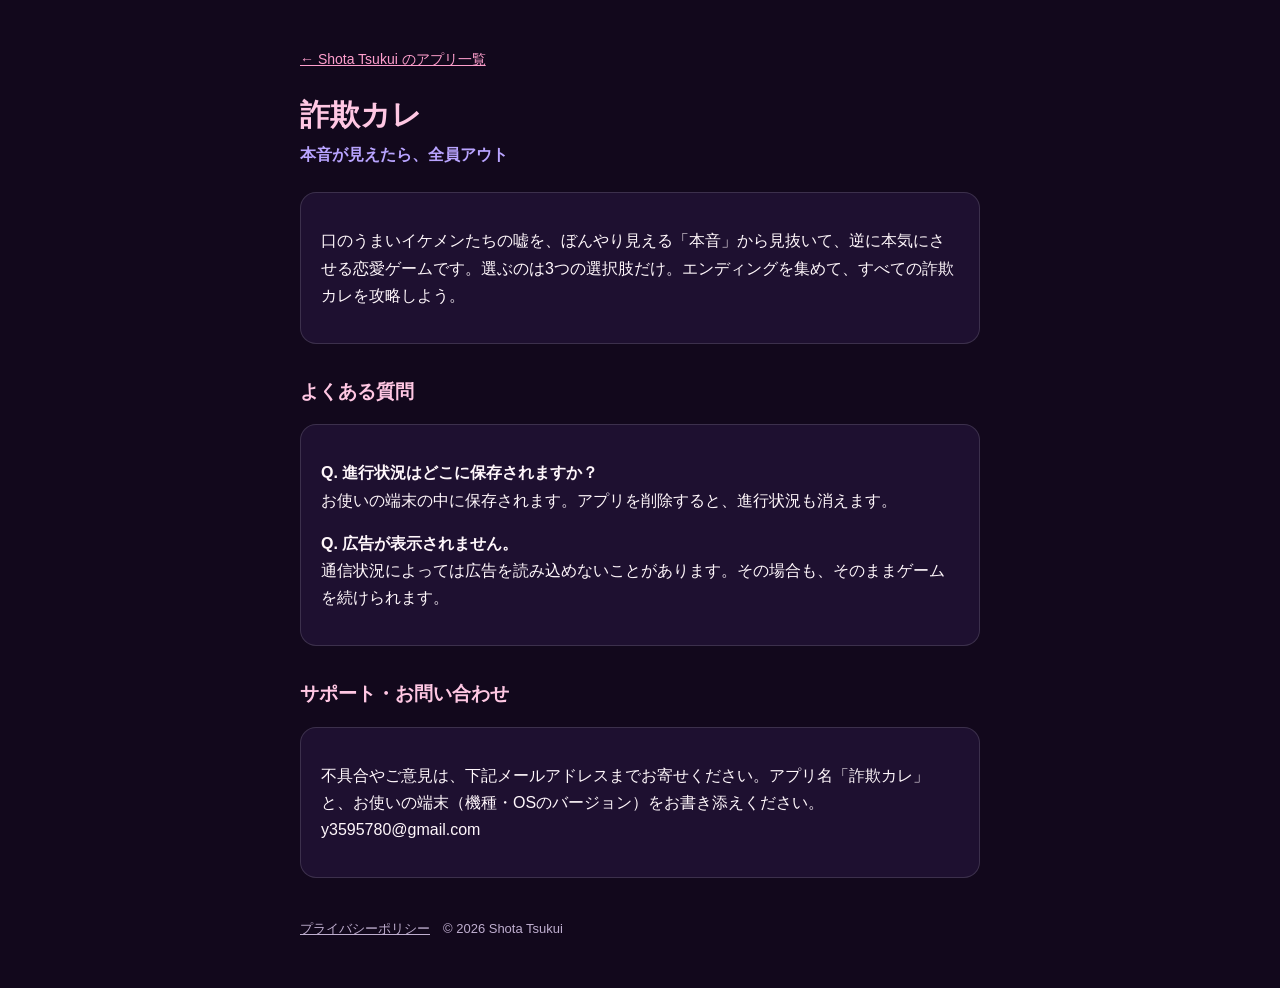
<file: sagikare/index.html>
<!DOCTYPE html>
<html lang="ja">
<head>
<meta charset="utf-8">
<meta name="viewport" content="width=device-width, initial-scale=1">
<title>詐欺カレ〜本音が見えたら全員アウト〜｜サポート</title>
<link rel="stylesheet" href="../style.css">
</head>
<body>
<main>
<nav><a href="../">← Shota Tsukui のアプリ一覧</a></nav>
<h1>詐欺カレ</h1>
<p class="sub">本音が見えたら、全員アウト</p>
<div class="card">
<p>口のうまいイケメンたちの嘘を、ぼんやり見える「本音」から見抜いて、逆に本気にさせる恋愛ゲームです。選ぶのは3つの選択肢だけ。エンディングを集めて、すべての詐欺カレを攻略しよう。</p>
</div>

<h2>よくある質問</h2>
<div class="card">
<p><strong>Q. 進行状況はどこに保存されますか？</strong><br>お使いの端末の中に保存されます。アプリを削除すると、進行状況も消えます。</p>
<p><strong>Q. 広告が表示されません。</strong><br>通信状況によっては広告を読み込めないことがあります。その場合も、そのままゲームを続けられます。</p>
</div>

<h2>サポート・お問い合わせ</h2>
<div class="card">
<p>不具合やご意見は、下記メールアドレスまでお寄せください。アプリ名「詐欺カレ」と、お使いの端末（機種・OSのバージョン）をお書き添えください。<br>y3595780@gmail.com</p>
</div>

<footer><a href="../privacy.html">プライバシーポリシー</a>　© 2026 Shota Tsukui</footer>
</main>
</body>
</html>
</file>
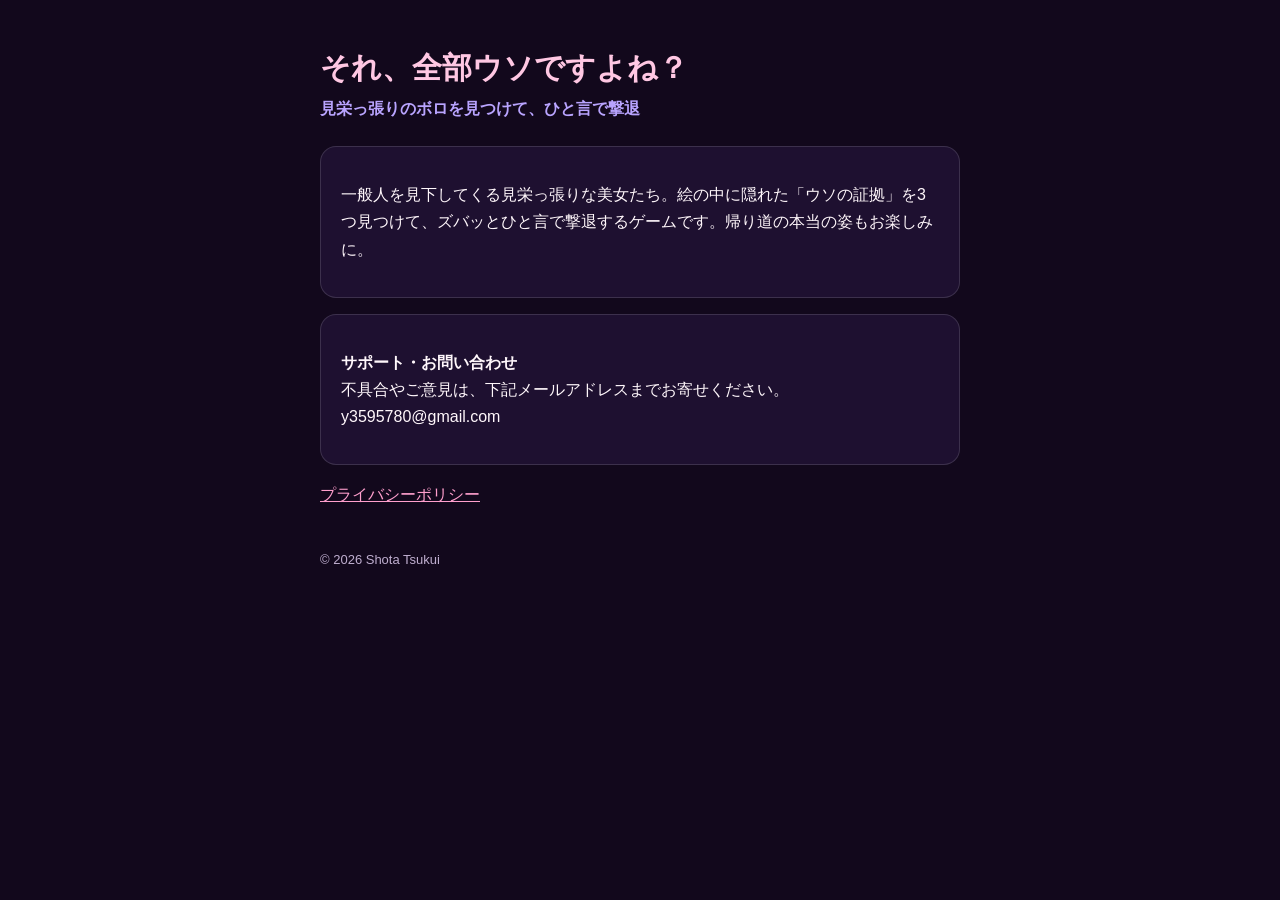
<file: sorezenbuuso/index.html>
<!DOCTYPE html>
<html lang="ja">
<head>
<meta charset="utf-8">
<meta name="viewport" content="width=device-width, initial-scale=1">
<title>それ、全部ウソですよね？</title>
<style>
body{margin:0;background:#12081c;color:#fff7fb;font:16px/1.7 "Hiragino Maru Gothic ProN","Hiragino Sans",sans-serif}
main{max-width:640px;margin:0 auto;padding:48px 20px}
h1{font-size:30px;line-height:1.3;margin:0 0 8px;color:#ffc7e3}
.sub{color:#b9a4ff;font-weight:700;margin:0 0 24px}
a{color:#ff9fcd}
.card{background:#1e1030;border:1px solid #ffffff22;border-radius:16px;padding:18px 20px;margin:16px 0}
footer{color:#bfaecf;font-size:13px;margin-top:40px}
</style>
</head>
<body>
<main>
<h1>それ、全部ウソですよね？</h1>
<p class="sub">見栄っ張りのボロを見つけて、ひと言で撃退</p>
<div class="card">
<p>一般人を見下してくる見栄っ張りな美女たち。絵の中に隠れた「ウソの証拠」を3つ見つけて、ズバッとひと言で撃退するゲームです。帰り道の本当の姿もお楽しみに。</p>
</div>
<div class="card">
<p><strong>サポート・お問い合わせ</strong><br>不具合やご意見は、下記メールアドレスまでお寄せください。<br>y3595780@gmail.com</p>
</div>
<p><a href="privacy.html">プライバシーポリシー</a></p>
<footer>© 2026 Shota Tsukui</footer>
</main>
</body>
</html>
</file>
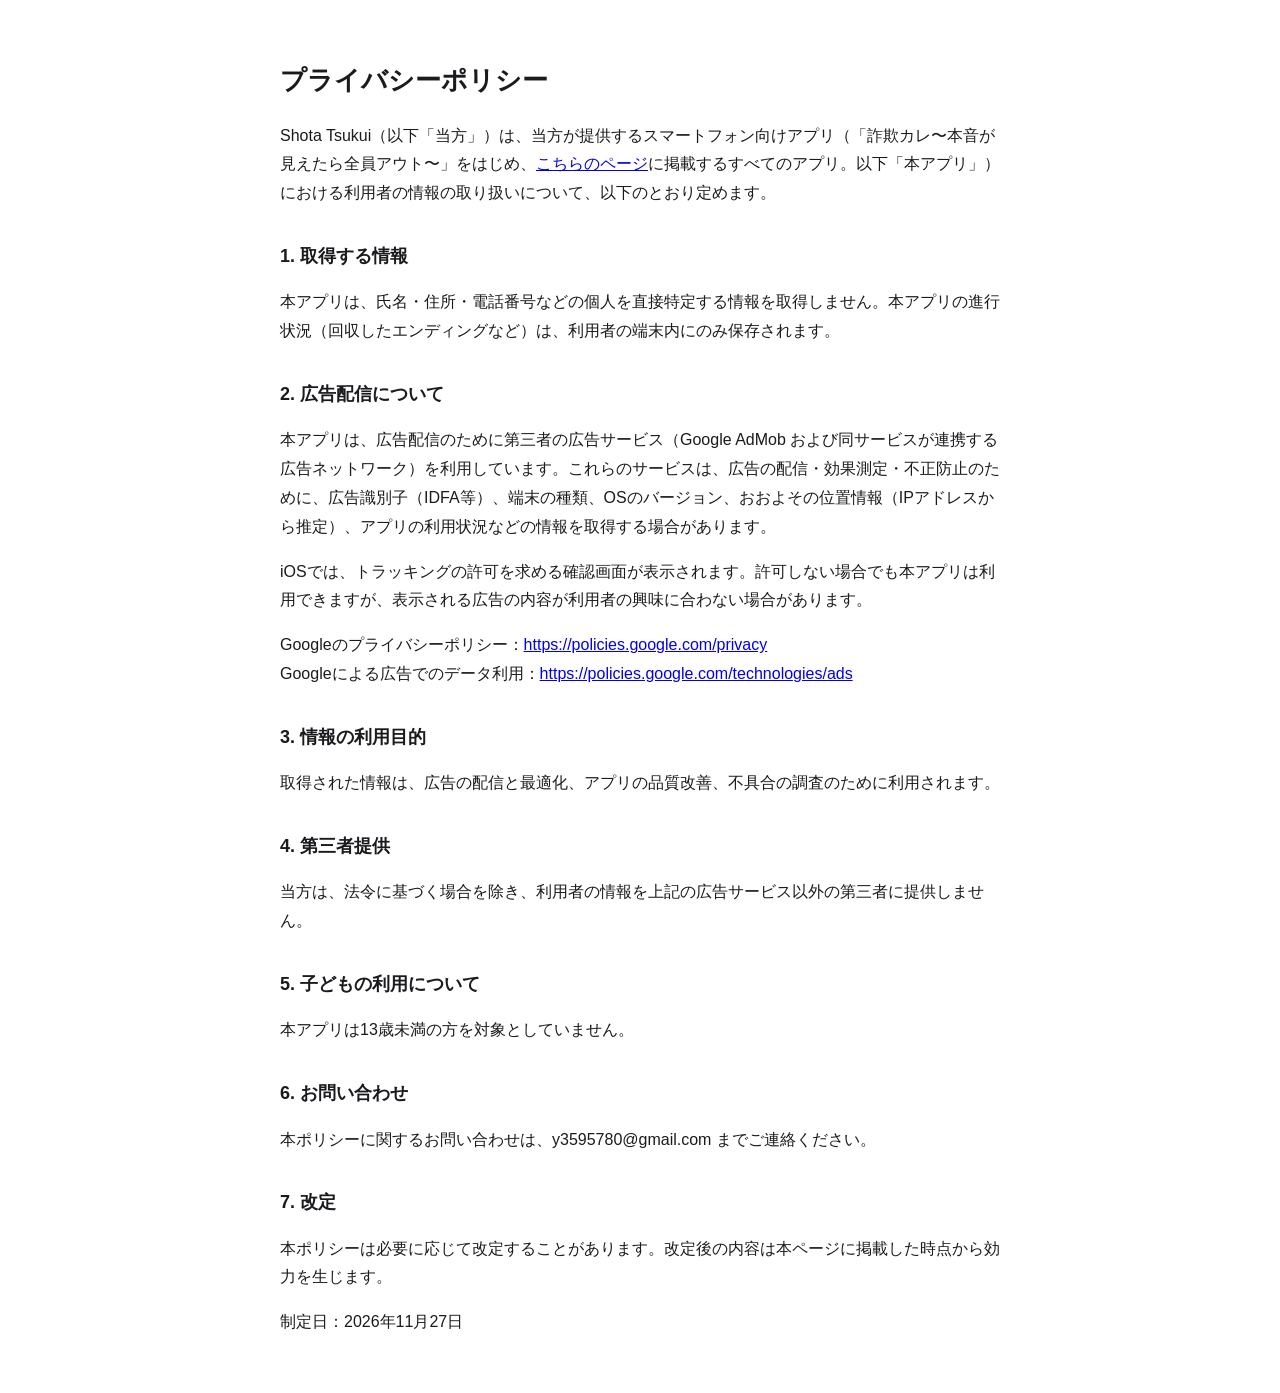
<file: privacy.html>
<!DOCTYPE html>
<html lang="ja">
<head>
<meta charset="utf-8">
<meta name="viewport" content="width=device-width, initial-scale=1">
<title>プライバシーポリシー｜Shota Tsukui</title>
<style>
body{margin:0;background:#fff;color:#1b1b1f;font:16px/1.8 "Hiragino Sans",sans-serif}
main{max-width:720px;margin:0 auto;padding:40px 20px}
h1{font-size:26px}h2{font-size:18px;margin-top:32px}
</style>
</head>
<body>
<main>
<h1>プライバシーポリシー</h1>
<p>Shota Tsukui（以下「当方」）は、当方が提供するスマートフォン向けアプリ（「詐欺カレ〜本音が見えたら全員アウト〜」をはじめ、<a href="./">こちらのページ</a>に掲載するすべてのアプリ。以下「本アプリ」）における利用者の情報の取り扱いについて、以下のとおり定めます。</p>

<h2>1. 取得する情報</h2>
<p>本アプリは、氏名・住所・電話番号などの個人を直接特定する情報を取得しません。本アプリの進行状況（回収したエンディングなど）は、利用者の端末内にのみ保存されます。</p>

<h2>2. 広告配信について</h2>
<p>本アプリは、広告配信のために第三者の広告サービス（Google AdMob および同サービスが連携する広告ネットワーク）を利用しています。これらのサービスは、広告の配信・効果測定・不正防止のために、広告識別子（IDFA等）、端末の種類、OSのバージョン、おおよその位置情報（IPアドレスから推定）、アプリの利用状況などの情報を取得する場合があります。</p>
<p>iOSでは、トラッキングの許可を求める確認画面が表示されます。許可しない場合でも本アプリは利用できますが、表示される広告の内容が利用者の興味に合わない場合があります。</p>
<p>Googleのプライバシーポリシー：<a href="https://policies.google.com/privacy">https://policies.google.com/privacy</a><br>Googleによる広告でのデータ利用：<a href="https://policies.google.com/technologies/ads">https://policies.google.com/technologies/ads</a></p>

<h2>3. 情報の利用目的</h2>
<p>取得された情報は、広告の配信と最適化、アプリの品質改善、不具合の調査のために利用されます。</p>

<h2>4. 第三者提供</h2>
<p>当方は、法令に基づく場合を除き、利用者の情報を上記の広告サービス以外の第三者に提供しません。</p>

<h2>5. 子どもの利用について</h2>
<p>本アプリは13歳未満の方を対象としていません。</p>

<h2>6. お問い合わせ</h2>
<p>本ポリシーに関するお問い合わせは、y3595780@gmail.com までご連絡ください。</p>

<h2>7. 改定</h2>
<p>本ポリシーは必要に応じて改定することがあります。改定後の内容は本ページに掲載した時点から効力を生じます。</p>

<p>制定日：2026年11月27日</p>
</main>
</body>
</html>
</file>
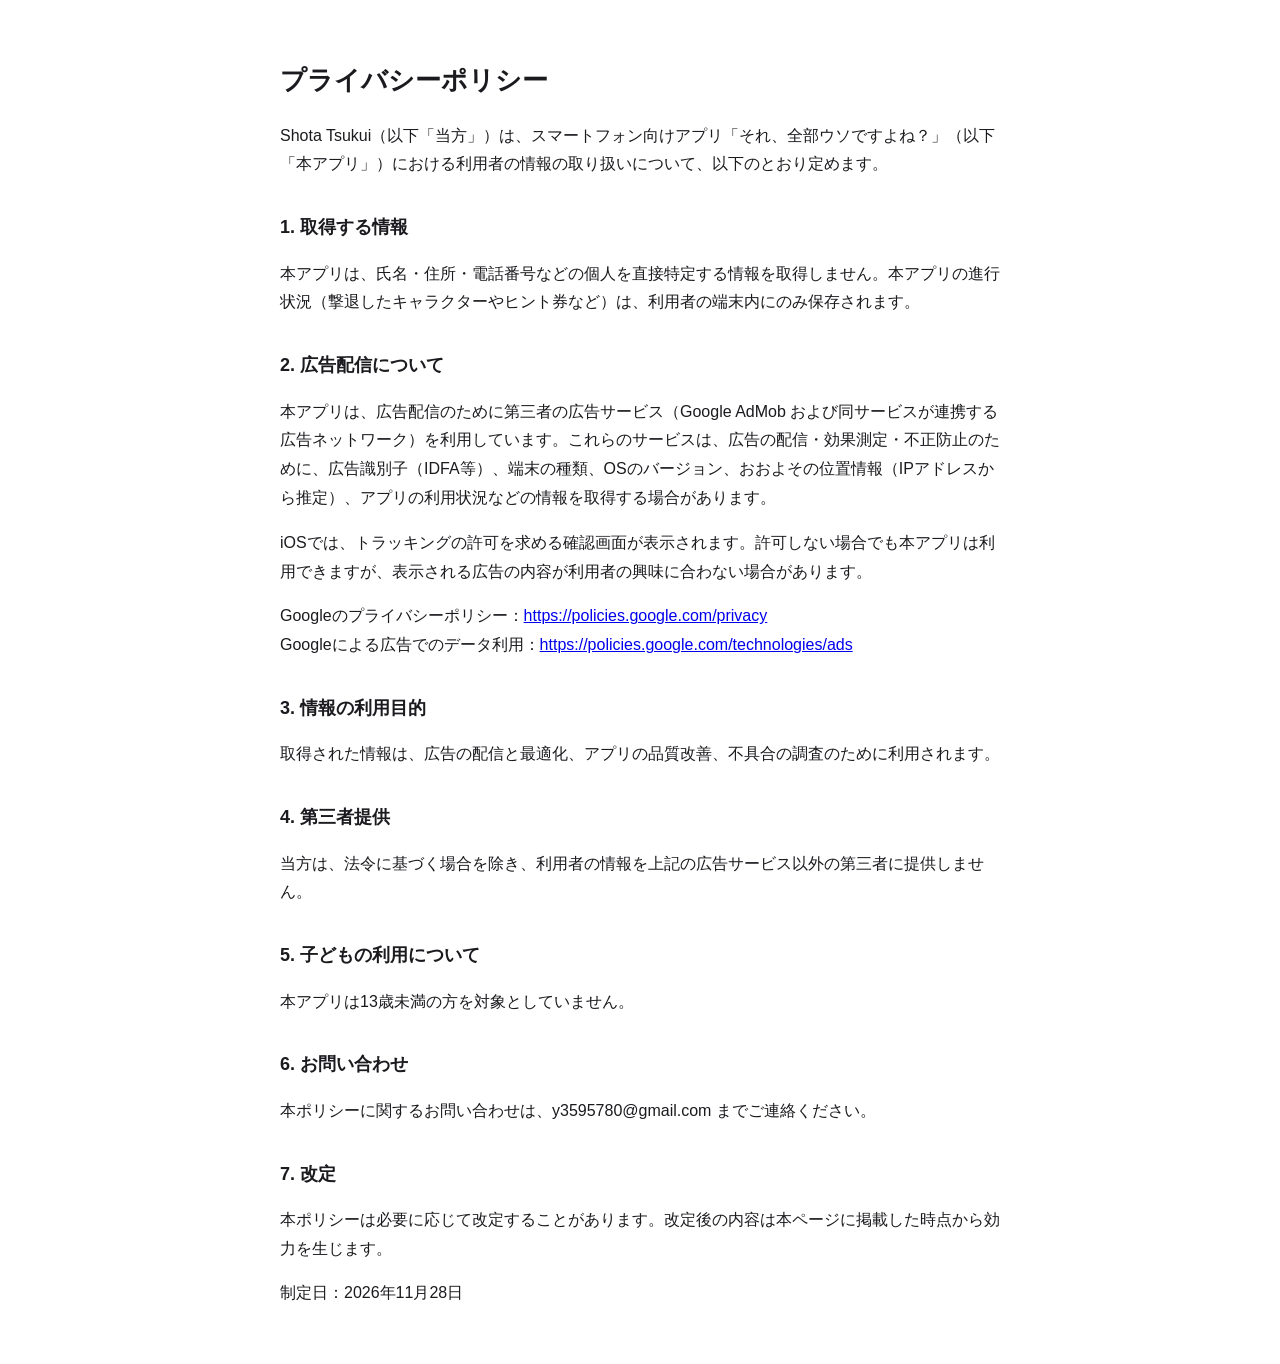
<file: sorezenbuuso/privacy.html>
<!DOCTYPE html>
<html lang="ja">
<head>
<meta charset="utf-8">
<meta name="viewport" content="width=device-width, initial-scale=1">
<title>プライバシーポリシー｜それ、全部ウソですよね？</title>
<style>
body{margin:0;background:#fff;color:#1b1b1f;font:16px/1.8 "Hiragino Sans",sans-serif}
main{max-width:720px;margin:0 auto;padding:40px 20px}
h1{font-size:26px}h2{font-size:18px;margin-top:32px}
</style>
</head>
<body>
<main>
<h1>プライバシーポリシー</h1>
<p>Shota Tsukui（以下「当方」）は、スマートフォン向けアプリ「それ、全部ウソですよね？」（以下「本アプリ」）における利用者の情報の取り扱いについて、以下のとおり定めます。</p>

<h2>1. 取得する情報</h2>
<p>本アプリは、氏名・住所・電話番号などの個人を直接特定する情報を取得しません。本アプリの進行状況（撃退したキャラクターやヒント券など）は、利用者の端末内にのみ保存されます。</p>

<h2>2. 広告配信について</h2>
<p>本アプリは、広告配信のために第三者の広告サービス（Google AdMob および同サービスが連携する広告ネットワーク）を利用しています。これらのサービスは、広告の配信・効果測定・不正防止のために、広告識別子（IDFA等）、端末の種類、OSのバージョン、おおよその位置情報（IPアドレスから推定）、アプリの利用状況などの情報を取得する場合があります。</p>
<p>iOSでは、トラッキングの許可を求める確認画面が表示されます。許可しない場合でも本アプリは利用できますが、表示される広告の内容が利用者の興味に合わない場合があります。</p>
<p>Googleのプライバシーポリシー：<a href="https://policies.google.com/privacy">https://policies.google.com/privacy</a><br>Googleによる広告でのデータ利用：<a href="https://policies.google.com/technologies/ads">https://policies.google.com/technologies/ads</a></p>

<h2>3. 情報の利用目的</h2>
<p>取得された情報は、広告の配信と最適化、アプリの品質改善、不具合の調査のために利用されます。</p>

<h2>4. 第三者提供</h2>
<p>当方は、法令に基づく場合を除き、利用者の情報を上記の広告サービス以外の第三者に提供しません。</p>

<h2>5. 子どもの利用について</h2>
<p>本アプリは13歳未満の方を対象としていません。</p>

<h2>6. お問い合わせ</h2>
<p>本ポリシーに関するお問い合わせは、y3595780@gmail.com までご連絡ください。</p>

<h2>7. 改定</h2>
<p>本ポリシーは必要に応じて改定することがあります。改定後の内容は本ページに掲載した時点から効力を生じます。</p>

<p>制定日：2026年11月28日</p>
</main>
</body>
</html>
</file>
<file: style.css>
body{margin:0;background:#12081c;color:#fff7fb;font:16px/1.7 "Hiragino Maru Gothic ProN","Hiragino Sans",sans-serif}
main{max-width:680px;margin:0 auto;padding:48px 20px}
h1{font-size:30px;line-height:1.25;margin:0 0 8px;color:#ffc7e3}
h2{font-size:19px;margin:32px 0 8px;color:#ffc7e3}
.sub{color:#b9a4ff;font-weight:700;margin:0 0 24px}
a{color:#ff9fcd}
.card{background:#1e1030;border:1px solid #ffffff22;border-radius:16px;padding:18px 20px;margin:16px 0}
.app{display:flex;gap:16px;align-items:center;text-decoration:none;color:inherit}
.app img{width:72px;height:72px;border-radius:16px;object-fit:cover;background:#2a1840;flex:none}
.app b{display:block;font-size:18px;color:#ffc7e3}
.app span{font-size:14px;color:#d9cbe8}
nav{font-size:14px;margin-bottom:24px}
footer{color:#bfaecf;font-size:13px;margin-top:40px}
footer a{color:#bfaecf}
</file>
